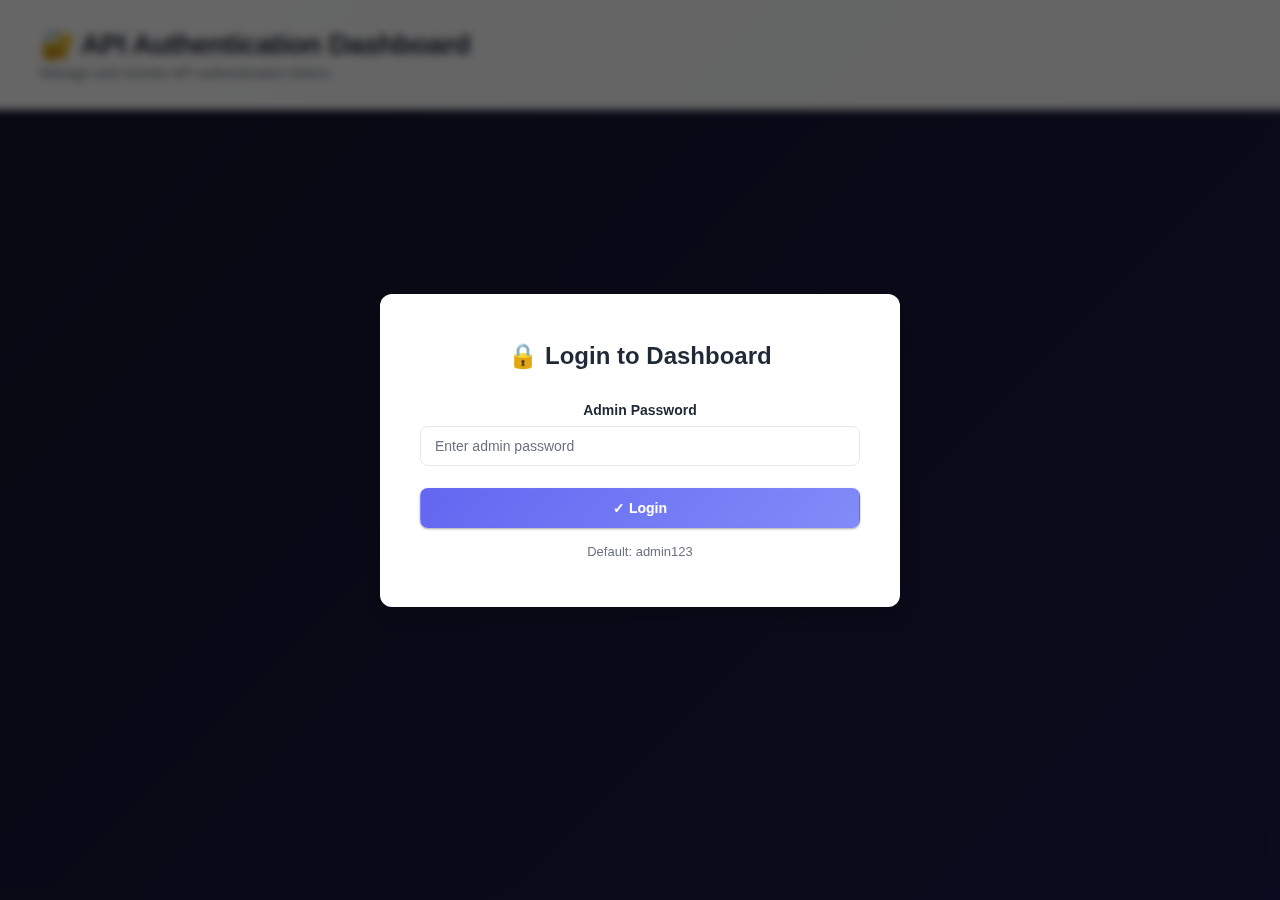
<file: cache-api/dashboard/index.html>
<!DOCTYPE html>
<html lang="en">
<head>
    <meta charset="UTF-8">
    <meta name="viewport" content="width=device-width, initial-scale=1.0">
    <title>Cache API - Auth Dashboard</title>
    <link rel="stylesheet" href="css/style.css">
</head>
<body>
    <div class="container">
        <!-- Header -->
        <header class="header">
            <div class="header-content">
                <h1>🔐 API Authentication Dashboard</h1>
                <p>Manage and monitor API authentication tokens</p>
            </div>
            <button type="button" id="logoutBtn" class="btn-logout" style="display: none;">🚪 Logout</button>
        </header>

        <!-- Login Modal -->
        <div id="loginModal" class="modal active">
            <div class="modal-content">
                <div class="login-form">
                    <h2>🔒 Login to Dashboard</h2>
                    <div id="loginError" class="alert alert-error" style="display: none;"></div>
                    
                    <div class="form-group">
                        <label for="adminPassword">Admin Password</label>
                        <input 
                            type="password" 
                            id="adminPassword" 
                            placeholder="Enter admin password"
                            autocomplete="off"
                        />
                    </div>
                    
                    <button type="button" class="btn btn-primary" onclick="handleLogin()" style="width: 100%; justify-content: center;">
                        ✓ Login
                    </button>
                    <p class="hint">Default: admin123</p>
                </div>
            </div>
        </div>

        <!-- Main Dashboard -->
        <main id="mainDashboard" class="main-dashboard" style="display: none;">
            
            <!-- Statistics Cards -->
            <section class="stats-grid">
                <div class="stat-card">
                    <div class="stat-icon">🔑</div>
                    <div class="stat-content">
                        <div class="stat-label">Active Tokens</div>
                        <div class="stat-value" id="activeTokensCount">0</div>
                    </div>
                </div>
                
                <div class="stat-card">
                    <div class="stat-icon">📡</div>
                    <div class="stat-content">
                        <div class="stat-label">Connected APIs</div>
                        <div class="stat-value" id="connectedApisCount">0</div>
                    </div>
                </div>
                
                <div class="stat-card">
                    <div class="stat-icon">✅</div>
                    <div class="stat-content">
                        <div class="stat-label">Health Status</div>
                        <div class="stat-value" id="healthStatus">--</div>
                    </div>
                </div>
                
                <div class="stat-card">
                    <div class="stat-icon">⏱️</div>
                    <div class="stat-content">
                        <div class="stat-label">Last Updated</div>
                        <div class="stat-value" id="lastUpdated">--:--</div>
                    </div>
                </div>
            </section>

            <!-- Navigation Tabs -->
            <section class="tabs">
                <button type="button" class="tab-button active" data-tab="tokens">
                    <span class="tab-icon">🔑</span>
                    Tokens
                </button>
                <button type="button" class="tab-button" data-tab="apis">
                    <span class="tab-icon">📡</span>
                    APIs
                </button>
                <button type="button" class="tab-button" data-tab="tester">
                    <span class="tab-icon">🧪</span>
                    API Tester
                </button>
                <button type="button" class="tab-button" data-tab="settings">
                    <span class="tab-icon">⚙️</span>
                    Settings
                </button>
            </section>

            <!-- Tab: Tokens Management -->
            <div id="tokensTab" class="tab-content active">
                <div class="section-header">
                    <h2>🔐 Token Management</h2>
                    <button type="button" class="btn btn-success" onclick="showTokenForm()">
                        <span>+</span> New Token
                    </button>
                </div>

                <div id="tokensList" class="tokens-list">
                    <div class="empty-state">
                        <p>No tokens configured yet</p>
                        <button type="button" class="btn btn-primary" onclick="showTokenForm()">Create First Token</button>
                    </div>
                </div>

                <!-- Token Form Modal -->
                <div id="tokenFormModal" class="modal">
                    <div class="modal-content">
                        <div class="modal-header">
                            <h3>Create New Token</h3>
                            <button type="button" class="modal-close" onclick="closeTokenForm()">&times;</button>
                        </div>
                        
                        <div id="tokenFormError" class="alert alert-error" style="display: none;"></div>
                        <div id="tokenFormSuccess" class="alert alert-success" style="display: none;"></div>
                        
                        <form class="form-grid" onsubmit="handleCreateToken(event)">
                            <div class="form-group">
                                <label for="tokenName">Token Name</label>
                                <input 
                                    type="text" 
                                    id="tokenName" 
                                    placeholder="e.g., Production API Client"
                                    required
                                />
                            </div>
                            
                            <div class="form-group">
                                <label for="tokenDescription">Description</label>
                                <textarea 
                                    id="tokenDescription" 
                                    placeholder="Optional description"
                                    rows="3"
                                ></textarea>
                            </div>
                            
                            <div class="form-group">
                                <label for="tokenExpiry">Expiry (days)</label>
                                <input 
                                    type="number" 
                                    id="tokenExpiry" 
                                    placeholder="Leave empty for no expiry"
                                    min="1"
                                />
                            </div>
                            
                            <div class="form-group">
                                <label for="tokenScope">Scope/APIs</label>
                                <select id="tokenScope" multiple>
                                    <option value="cache">Cache API</option>
                                    <option value="health">Health Check</option>
                                    <option value="batch">Batch Operations</option>
                                </select>
                            </div>
                            
                            <div class="form-actions">
                                <button type="button" class="btn btn-secondary" onclick="closeTokenForm()">Cancel</button>
                                <button type="submit" class="btn btn-primary">Create Token</button>
                            </div>
                        </form>
                    </div>
                </div>

                <!-- Token Display Modal -->
                <div id="tokenDisplayModal" class="modal">
                    <div class="modal-content">
                        <div class="modal-header">
                            <h3>Token Created Successfully</h3>
                            <button type="button" class="modal-close" onclick="closeTokenDisplay()">&times;</button>
                        </div>
                        
                        <div class="token-display">
                            <div class="alert alert-success">
                                ✓ Your token has been created and saved
                            </div>
                            
                            <div class="form-group">
                                <label>Your Token</label>
                                <div class="token-value-container">
                                    <input 
                                        type="text" 
                                        id="generatedToken" 
                                        readonly
                                        class="token-input"
                                    />
                                    <button 
                                        type="button"
                                        class="btn btn-small" 
                                        onclick="copyToClipboard('generatedToken')"
                                    >
                                        📋 Copy
                                    </button>
                                </div>
                            </div>
                            
                            <p class="warning">
                                ⚠️ Save this token somewhere safe. You won't be able to see it again!
                            </p>
                            
                            <div class="form-actions">
                                <button type="button" class="btn btn-primary" onclick="closeTokenDisplay()">Done</button>
                            </div>
                        </div>
                    </div>
                </div>
            </div>

            <!-- Tab: API Endpoints -->
            <div id="apisTab" class="tab-content">
                <div class="section-header">
                    <h2>📡 Connected APIs</h2>
                    <button type="button" class="btn btn-primary" onclick="refreshApiStatus()">
                        🔄 Refresh Status
                    </button>
                </div>

                <div id="apisList" class="apis-list">
                    <!-- Will be populated by JavaScript -->
                </div>
            </div>

            <!-- Tab: API Tester -->
            <div id="testerTab" class="tab-content">
                <div class="section-header">
                    <h2>🧪 Postman-like API Tester</h2>
                </div>

                <div class="api-tester-container">
                    <div class="tester-form">
                        <!-- URL Bar (Postman Style) -->
                        <div class="form-group url-bar">
                            <label for="testerMethod">Method</label>
                            <select id="testerMethod" style="width: 100px;">
                                <option value="GET">GET</option>
                                <option value="POST">POST</option>
                                <option value="PUT">PUT</option>
                                <option value="DELETE">DELETE</option>
                                <option value="PATCH">PATCH</option>
                                <option value="HEAD">HEAD</option>
                            </select>
                            
                            <input 
                                type="text" 
                                id="testerUrl" 
                                placeholder="https://cache-api.eternitylabs.co/cache/batch or /cache/batch"
                                style="flex: 1; margin: 0 10px;"
                            />
                            
                            <button type="button" class="btn btn-primary" onclick="sendApiRequest(event)" style="width: auto;">
                                ► Send
                            </button>
                        </div>

                        <!-- Preset Endpoints -->
                        <div class="form-group">
                            <label>Quick Endpoints:</label>
                            <div class="button-group">
                                <button type="button" class="btn-small" onclick="setEndpoint('GET', '/health', event)">🏥 Health</button>
                                <button type="button" class="btn-small" onclick="setEndpoint('POST', '/cache/batch', event)">📦 Batch</button>
                                <button type="button" class="btn-small" onclick="setEndpoint('GET', '/cache/stats', event)">📊 Stats</button>
                                <button type="button" class="btn-small" onclick="setEndpoint('GET', '/cache', event)">📖 Cache</button>
                                <button type="button" class="btn-small" onclick="setEndpoint('DELETE', '/cache/clear', event)">🗑️ Clear</button>
                                <button type="button" class="btn-small" onclick="setEndpoint('DELETE', '/cache/invalidate', event)">❌ Invalidate</button>
                            </div>
                        </div>

                        <!-- Authorization -->
                        <div style="display: grid; grid-template-columns: 1fr 1fr; gap: 10px;">
                            <div class="form-group">
                                <label for="testerToken">Authorization Token</label>
                                <input 
                                    type="text" 
                                    id="testerToken"
                                    placeholder="eternitylabs123"
                                />
                            </div>
                            <div class="form-group">
                                <label for="testerAuthType">Auth Type</label>
                                <select id="testerAuthType">
                                    <option value="none">-- None --</option>
                                    <option value="bearer" selected>Bearer Token</option>
                                    <option value="basic">Basic Auth</option>
                                    <option value="custom">Custom Header</option>
                                </select>
                            </div>
                        </div>

                        <!-- Tabs for Request -->
                        <div class="request-tabs">
                            <button type="button" class="req-tab-btn active" onclick="switchReqTab('body', event)">📝 Body</button>
                            <button type="button" class="req-tab-btn" onclick="switchReqTab('headers', event)">🏷️ Headers</button>
                            <button type="button" class="req-tab-btn" onclick="switchReqTab('params', event)">⚙️ Params</button>
                        </div>

                        <!-- Request Body -->
                        <div id="bodyTab" class="req-tab-content">
                            <label for="testerBody">Request Body (JSON)</label>
                            <textarea 
                                id="testerBody" 
                                placeholder='{"team": ["Lakers"], "sport": "Basketball"}'
                                rows="6"
                            ></textarea>
                        </div>

                        <!-- Headers Tab -->
                        <div id="headersTab" class="req-tab-content" style="display: none;">
                            <label for="testerHeaders">Additional Headers (JSON)</label>
                            <textarea 
                                id="testerHeaders" 
                                placeholder='{"Content-Type": "application/json", "X-Custom": "value"}'
                                rows="6"
                            ></textarea>
                        </div>

                        <!-- Params Tab -->
                        <div id="paramsTab" class="req-tab-content" style="display: none;">
                            <label for="testerParams">Query Parameters (JSON)</label>
                            <textarea 
                                id="testerParams" 
                                placeholder='{"key": "value", "filter": "active"}'
                                rows="6"
                            ></textarea>
                        </div>

                        <!-- Send Button -->
                        <div class="form-actions">
                            <button type="button" class="btn btn-secondary" id="loadBatchExampleBtn" onclick="loadBatchExample()">📋 Load Batch Example</button>
                            <button type="button" class="btn btn-secondary" onclick="clearTesterForm()">🔄 Clear</button>
                            <button type="button" class="btn btn-primary" onclick="sendApiRequest(event)" style="flex: 1;">
                                ► Send Request
                            </button>
                        </div>
                    </div>

                    <!-- Response Display -->
                    <div class="tester-response">
                        <div class="response-header">
                            <h3>Response</h3>
                            <div id="responseStatus" class="response-status" style="display: none;">
                                <span id="statusCode">200</span>
                                <span id="statusText">OK</span>
                            </div>
                        </div>
                        <div id="responseBody" class="response-body">
                            <div style="text-align: center; color: #999; padding: 40px;">
                                Send a request to see the response here
                            </div>
                        </div>
                    </div>
                </div>
            </div>
            <div id="settingsTab" class="tab-content">
                <div class="section-header">
                    <h2>⚙️ Settings & Configuration</h2>
                </div>

                <div class="settings-form">
                    <div class="setting-group">
                        <h3>Security</h3>
                        <div class="form-group">
                            <label for="changePassword">Change Admin Password</label>
                            <div class="input-group">
                                <input 
                                    type="password" 
                                    id="changePassword" 
                                    placeholder="New password"
                                />
                                <button type="button" class="btn btn-small" onclick="changeAdminPassword()">Update</button>
                            </div>
                        </div>
                    </div>

                    <div class="setting-group">
                        <h3>API Configuration</h3>
                        <div class="form-group">
                            <label for="apiEndpoint">API Endpoint</label>
                            <input 
                                type="text" 
                                id="apiEndpoint" 
                                value="https://cache-api.eternitylabs.co"
                                placeholder="https://cache-api.eternitylabs.co"
                            />
                        </div>
                    </div>

                    <div class="setting-group">
                        <h3>Token Settings</h3>
                        <div class="form-group">
                            <label>
                                <input type="checkbox" id="autoRefresh" checked />
                                Auto-refresh status (every 30 seconds)
                            </label>
                        </div>
                        <div class="form-group">
                            <label>
                                <input type="checkbox" id="showMaskedTokens" checked />
                                Show masked tokens in list
                            </label>
                        </div>
                    </div>

                    <div class="form-actions">
                        <button type="button" class="btn btn-secondary" onclick="resetSettings()">Reset to Defaults</button>
                        <button type="button" class="btn btn-primary" onclick="saveSettings()">Save Settings</button>
                    </div>
                </div>
            </div>
        </main>
    </div>

    <!-- Notifications -->
    <div id="notifications" class="notifications"></div>

    <script src="js/app.js"></script>
</body>
</html>
</file>
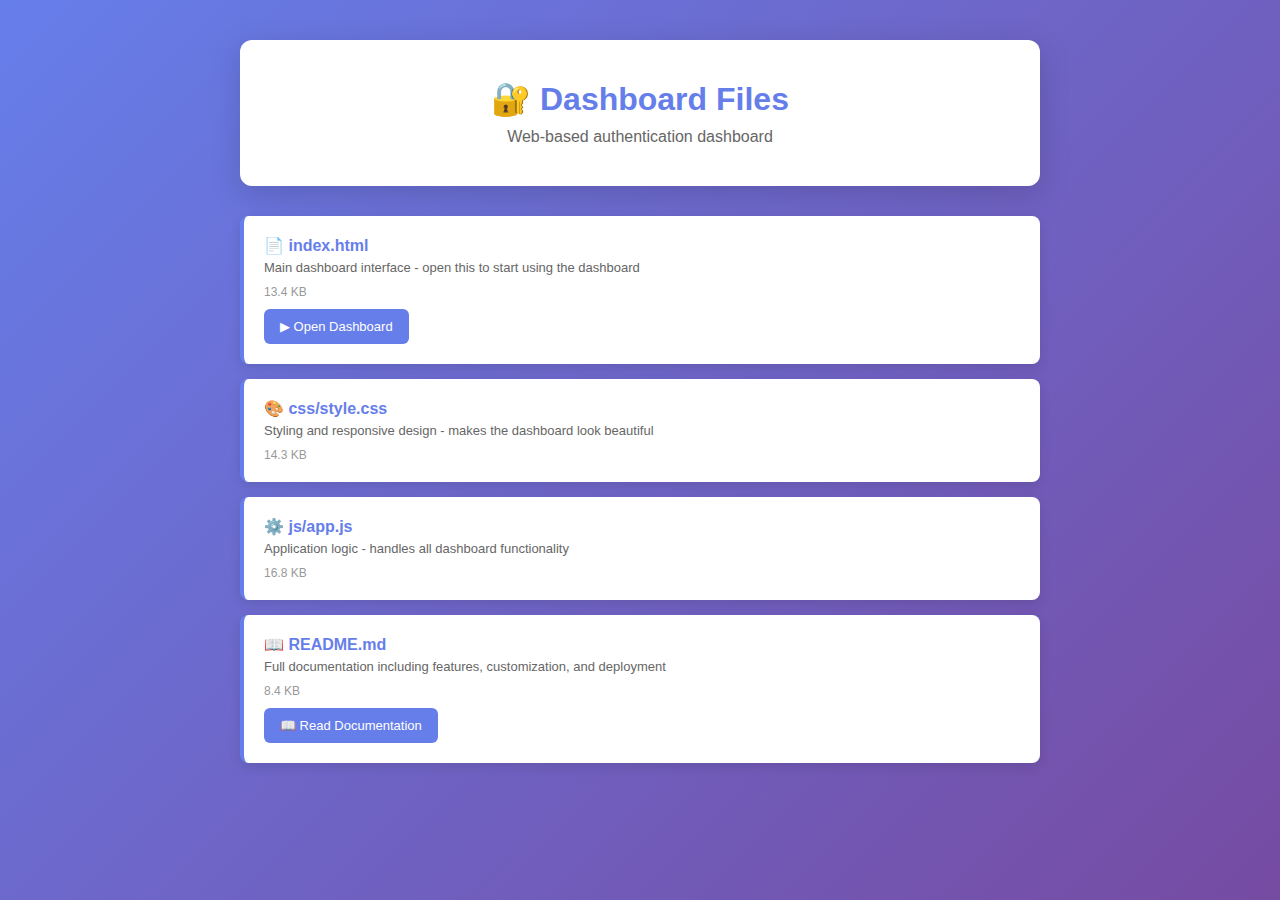
<file: cache-api/dashboard/index-files.html>
<!DOCTYPE html>
<html lang="en">
<head>
    <meta charset="UTF-8">
    <meta name="viewport" content="width=device-width, initial-scale=1.0">
    <title>Dashboard Files</title>
    <style>
        * { margin: 0; padding: 0; box-sizing: border-box; }
        body { 
            font-family: -apple-system, BlinkMacSystemFont, 'Segoe UI', Roboto, sans-serif;
            background: linear-gradient(135deg, #667eea 0%, #764ba2 100%);
            min-height: 100vh;
            padding: 40px 20px;
        }
        .container { max-width: 800px; margin: 0 auto; }
        .header {
            background: white;
            padding: 40px;
            border-radius: 12px;
            margin-bottom: 30px;
            text-align: center;
            box-shadow: 0 8px 32px rgba(0,0,0,0.15);
        }
        .header h1 {
            color: #667eea;
            font-size: 32px;
            margin-bottom: 10px;
        }
        .header p {
            color: #666;
            font-size: 16px;
        }
        .file-grid {
            display: grid;
            gap: 15px;
        }
        .file-card {
            background: white;
            padding: 20px;
            border-radius: 8px;
            box-shadow: 0 4px 12px rgba(0,0,0,0.1);
            border-left: 4px solid #667eea;
        }
        .file-card:hover {
            box-shadow: 0 8px 32px rgba(0,0,0,0.15);
            transform: translateY(-3px);
        }
        .file-name {
            font-weight: bold;
            color: #667eea;
            font-size: 16px;
            margin-bottom: 5px;
        }
        .file-desc {
            color: #666;
            font-size: 13px;
            margin-bottom: 10px;
        }
        .file-size {
            color: #999;
            font-size: 12px;
        }
        .btn {
            display: inline-block;
            padding: 10px 16px;
            background: #667eea;
            color: white;
            text-decoration: none;
            border-radius: 6px;
            font-size: 13px;
            margin-top: 10px;
            transition: all 0.3s;
        }
        .btn:hover {
            background: #5568d3;
            transform: scale(1.05);
        }
    </style>
</head>
<body>
    <div class="container">
        <div class="header">
            <h1>🔐 Dashboard Files</h1>
            <p>Web-based authentication dashboard</p>
        </div>
        
        <div class="file-grid">
            <div class="file-card">
                <div class="file-name">📄 index.html</div>
                <div class="file-desc">Main dashboard interface - open this to start using the dashboard</div>
                <div class="file-size">13.4 KB</div>
                <a href="index.html" class="btn">▶ Open Dashboard</a>
            </div>
            
            <div class="file-card">
                <div class="file-name">🎨 css/style.css</div>
                <div class="file-desc">Styling and responsive design - makes the dashboard look beautiful</div>
                <div class="file-size">14.3 KB</div>
            </div>
            
            <div class="file-card">
                <div class="file-name">⚙️ js/app.js</div>
                <div class="file-desc">Application logic - handles all dashboard functionality</div>
                <div class="file-size">16.8 KB</div>
            </div>
            
            <div class="file-card">
                <div class="file-name">📖 README.md</div>
                <div class="file-desc">Full documentation including features, customization, and deployment</div>
                <div class="file-size">8.4 KB</div>
                <a href="README.md" class="btn">📖 Read Documentation</a>
            </div>
        </div>
    </div>
</body>
</html>
</file>
<file: cache-api/dashboard/css/style.css>
/* ==================== ROOT & VARIABLES ==================== */

:root {
    --primary: #6366f1;
    --primary-light: #818cf8;
    --primary-dark: #4f46e5;
    --secondary: #8b5cf6;
    --success: #10b981;
    --success-light: #a7f3d0;
    --error: #ef4444;
    --error-light: #fecaca;
    --warning: #f59e0b;
    --info: #3b82f6;
    --light: #f3f4f6;
    --light-2: #e5e7eb;
    --dark: #1f2937;
    --text: #374151;
    --text-light: #6b7280;
    --border: #e5e7eb;
    --shadow: 0 1px 3px rgba(0, 0, 0, 0.12), 0 1px 2px rgba(0, 0, 0, 0.24);
    --shadow-md: 0 3px 6px rgba(0, 0, 0, 0.15), 0 2px 4px rgba(0, 0, 0, 0.12);
    --shadow-lg: 0 10px 25px rgba(0, 0, 0, 0.15), 0 10px 15px rgba(0, 0, 0, 0.1);
    --transition: all 0.2s ease;
}

/* ==================== GLOBAL ==================== */

* {
    margin: 0;
    padding: 0;
    box-sizing: border-box;
}

html, body {
    width: 100%;
    height: 100%;
}

body {
    font-family: -apple-system, BlinkMacSystemFont, 'Segoe UI', Roboto, 'Helvetica Neue', Arial, sans-serif;
    background: linear-gradient(135deg, #0f172a 0%, #1e1b4b 100%);
    color: var(--text);
    min-height: 100vh;
    padding: 0;
    margin: 0;
}

/* ==================== CONTAINER & LAYOUT ==================== */

.container {
    max-width: 1600px;
    margin: 0 auto;
    display: flex;
    flex-direction: column;
    min-height: 100vh;
}

.header {
    background: linear-gradient(135deg, #ffffff 0%, #f9fafb 100%);
    padding: 28px 40px;
    border-radius: 0;
    margin-bottom: 0;
    display: flex;
    justify-content: space-between;
    align-items: center;
    box-shadow: var(--shadow-md);
    border-bottom: 1px solid var(--border);
}

.header-content h1 {
    font-size: 28px;
    color: var(--dark);
    margin-bottom: 4px;
    font-weight: 700;
    letter-spacing: -0.5px;
}

.header-content p {
    color: var(--text-light);
    font-size: 14px;
    margin: 0;
}

.btn-logout {
    padding: 10px 20px;
    background: var(--error);
    color: white;
    border: none;
    border-radius: 6px;
    cursor: pointer;
    font-weight: 600;
    font-size: 14px;
    transition: var(--transition);
    box-shadow: var(--shadow);
}

.btn-logout:hover {
    background: #dc2626;
    transform: translateY(-1px);
    box-shadow: var(--shadow-md);
}

/* ==================== MAIN DASHBOARD ==================== */

.main-dashboard {
    animation: fadeIn 0.3s ease;
    flex: 1;
    padding: 40px;
}

@keyframes fadeIn {
    from {
        opacity: 0;
        transform: translateY(10px);
    }
    to {
        opacity: 1;
        transform: translateY(0);
    }
}

/* ==================== STATISTICS GRID ==================== */

.stats-grid {
    display: grid;
    grid-template-columns: repeat(auto-fit, minmax(280px, 1fr));
    gap: 24px;
    margin-bottom: 40px;
}

.stat-card {
    background: white;
    padding: 28px;
    border-radius: 12px;
    display: flex;
    align-items: flex-start;
    gap: 20px;
    box-shadow: var(--shadow);
    transition: var(--transition);
    border: 1px solid var(--border);
    position: relative;
    overflow: hidden;
}

.stat-card::before {
    content: '';
    position: absolute;
    top: 0;
    left: 0;
    right: 0;
    height: 4px;
    background: linear-gradient(90deg, var(--primary), var(--primary-light));
}

.stat-card:hover {
    transform: translateY(-4px);
    box-shadow: var(--shadow-lg);
    border-color: var(--primary);
}

.stat-icon {
    font-size: 36px;
    min-width: 60px;
    height: 60px;
    display: flex;
    align-items: center;
    justify-content: center;
    background: linear-gradient(135deg, rgba(99, 102, 241, 0.1), rgba(139, 92, 246, 0.1));
    border-radius: 10px;
    flex-shrink: 0;
}

.stat-content {
    flex: 1;
}

.stat-label {
    color: var(--text-light);
    font-size: 12px;
    text-transform: uppercase;
    letter-spacing: 0.5px;
    margin-bottom: 6px;
    font-weight: 600;
}

.stat-value {
    font-size: 32px;
    font-weight: 700;
    color: var(--dark);
    line-height: 1;
}

/* ==================== TABS ==================== */

.tabs {
    display: flex;
    gap: 8px;
    margin-bottom: 30px;
    background: transparent;
    padding: 0;
    border-radius: 0;
    box-shadow: none;
    border-bottom: 2px solid rgba(255, 255, 255, 0.1);
}

.tab-button {
    padding: 14px 20px;
    background: none;
    border: none;
    cursor: pointer;
    font-weight: 600;
    color: rgba(255, 255, 255, 0.6);
    border-bottom: 3px solid transparent;
    transition: var(--transition);
    display: flex;
    align-items: center;
    gap: 8px;
    font-size: 15px;
    text-transform: capitalize;
}

.tab-button:hover {
    color: rgba(255, 255, 255, 0.8);
}

.tab-button.active {
    color: white;
    border-bottom-color: var(--primary-light);
}

.tab-icon {
    font-size: 18px;
}

/* ==================== TAB CONTENT ==================== */

.tab-content {
    display: none;
    animation: fadeIn 0.3s ease;
}

.tab-content.active {
    display: block;
}

.section-header {
    display: flex;
    justify-content: space-between;
    align-items: center;
    margin-bottom: 28px;
    background: white;
    padding: 24px;
    border-radius: 12px;
    box-shadow: var(--shadow);
    border: 1px solid var(--border);
}

.section-header h2 {
    color: var(--dark);
    font-size: 22px;
    font-weight: 700;
    margin: 0;
}

/* ==================== TOKENS LIST ==================== */

.tokens-list {
    display: grid;
    gap: 16px;
}

.token-card {
    background: white;
    border-left: 4px solid var(--primary);
    padding: 24px;
    border-radius: 10px;
    display: flex;
    justify-content: space-between;
    align-items: center;
    box-shadow: var(--shadow);
    transition: var(--transition);
    border: 1px solid var(--border);
}

.token-card:hover {
    box-shadow: var(--shadow-lg);
    transform: translateY(-2px);
    border-color: var(--primary);
}

.token-info {
    flex: 1;
    min-width: 0;
}

.token-name {
    font-weight: 700;
    color: var(--dark);
    font-size: 16px;
    margin-bottom: 8px;
}

.token-value {
    font-family: 'Monaco', 'Courier New', monospace;
    color: var(--text-light);
    font-size: 13px;
    margin-bottom: 8px;
    word-break: break-all;
    background: var(--light);
    padding: 8px 12px;
    border-radius: 6px;
    line-height: 1.4;
}

.token-meta {
    font-size: 12px;
    color: var(--text-light);
}

.token-actions {
    display: flex;
    gap: 8px;
    margin-left: 16px;
    flex-shrink: 0;
}

.empty-state {
    text-align: center;
    padding: 80px 40px;
    color: var(--text-light);
    background: white;
    border-radius: 12px;
    border: 1px solid var(--border);
}

.empty-state p {
    font-size: 16px;
    margin-bottom: 24px;
    color: var(--text-light);
}

/* ==================== APIS LIST ==================== */

.apis-list {
    display: grid;
    gap: 16px;
}

.api-card {
    background: white;
    padding: 24px;
    border-radius: 10px;
    box-shadow: var(--shadow);
    transition: var(--transition);
    border: 1px solid var(--border);
    border-left: 4px solid var(--info);
}

.api-card:hover {
    box-shadow: var(--shadow-lg);
    transform: translateY(-2px);
    border-left-color: var(--primary);
}

.api-header {
    display: flex;
    justify-content: space-between;
    align-items: center;
    margin-bottom: 16px;
}

.api-name {
    font-weight: 700;
    font-size: 18px;
    color: var(--dark);
}

.api-status {
    padding: 6px 14px;
    border-radius: 20px;
    font-size: 12px;
    font-weight: 700;
    text-transform: uppercase;
    letter-spacing: 0.5px;
}

.api-status.online {
    background: var(--success-light);
    color: #065f46;
}

.api-status.offline {
    background: var(--error-light);
    color: #7f1d1d;
}

.api-info {
    display: grid;
    grid-template-columns: repeat(auto-fit, minmax(140px, 1fr));
    gap: 16px;
    margin-bottom: 16px;
}

.api-info-item {
    font-size: 13px;
}

.api-info-label {
    color: var(--text-light);
    text-transform: uppercase;
    letter-spacing: 0.5px;
    margin-bottom: 4px;
    font-weight: 600;
    font-size: 11px;
}

.api-info-value {
    color: var(--dark);
    font-weight: 700;
    font-size: 14px;
}

/* ==================== FORMS ==================== */

.form-group {
    margin-bottom: 22px;
}

.form-grid {
    display: grid;
    grid-template-columns: repeat(auto-fit, minmax(260px, 1fr));
    gap: 22px;
}

label {
    display: block;
    margin-bottom: 8px;
    font-weight: 600;
    color: var(--dark);
    font-size: 14px;
}

input[type="text"],
input[type="password"],
input[type="number"],
textarea,
select {
    width: 100%;
    padding: 11px 14px;
    border: 1px solid var(--border);
    border-radius: 8px;
    font-size: 14px;
    font-family: inherit;
    transition: var(--transition);
    background: white;
}

input[type="text"]:focus,
input[type="password"]:focus,
input[type="number"]:focus,
textarea:focus,
select:focus {
    outline: none;
    border-color: var(--primary);
    box-shadow: 0 0 0 3px rgba(99, 102, 241, 0.1);
}

input[type="text"]::placeholder,
input[type="password"]::placeholder,
input[type="number"]::placeholder,
textarea::placeholder {
    color: var(--text-light);
}

textarea {
    resize: vertical;
    line-height: 1.5;
}

select[multiple] {
    min-height: 120px;
    padding: 8px;
}

.input-group {
    display: flex;
    gap: 10px;
}

.input-group input {
    flex: 1;
}

/* ==================== SETTINGS ==================== */

.settings-form {
    background: white;
    padding: 32px;
    border-radius: 12px;
    box-shadow: var(--shadow);
    border: 1px solid var(--border);
}

.setting-group {
    margin-bottom: 32px;
    padding-bottom: 32px;
    border-bottom: 1px solid var(--light-2);
}

.setting-group:last-child {
    border-bottom: none;
    margin-bottom: 0;
    padding-bottom: 0;
}

.setting-group h3 {
    color: var(--dark);
    margin-bottom: 20px;
    font-size: 15px;
    text-transform: uppercase;
    letter-spacing: 0.5px;
    font-weight: 700;
}

.form-group label input[type="checkbox"] {
    margin-right: 10px;
    cursor: pointer;
    width: 18px;
    height: 18px;
    accent-color: var(--primary);
}

.form-actions {
    display: flex;
    gap: 12px;
    margin-top: 32px;
}

/* ==================== BUTTONS ==================== */

.btn {
    padding: 11px 22px;
    border: none;
    border-radius: 8px;
    cursor: pointer;
    font-weight: 600;
    font-size: 14px;
    transition: var(--transition);
    display: inline-flex;
    align-items: center;
    gap: 8px;
    box-shadow: var(--shadow);
}

.btn-primary {
    background: linear-gradient(135deg, var(--primary), var(--primary-light));
    color: white;
    border: 1px solid transparent;
}

.btn-primary:hover {
    background: linear-gradient(135deg, var(--primary-dark), var(--primary));
    transform: translateY(-2px);
    box-shadow: var(--shadow-md);
}

.btn-primary:active {
    transform: translateY(0);
}

.btn-secondary {
    background: var(--light);
    color: var(--dark);
    border: 1px solid var(--border);
}

.btn-secondary:hover {
    background: var(--light-2);
    border-color: var(--text-light);
}

.btn-success {
    background: var(--success);
    color: white;
    border: 1px solid transparent;
}

.btn-success:hover {
    background: #059669;
    transform: translateY(-2px);
    box-shadow: var(--shadow-md);
}

.btn-error {
    background: var(--error);
    color: white;
    border: 1px solid transparent;
}

.btn-error:hover {
    background: #dc2626;
    transform: translateY(-2px);
    box-shadow: var(--shadow-md);
}

.btn-small {
    padding: 8px 12px;
    font-size: 13px;
}

/* ==================== MODAL ==================== */

.modal {
    display: none;
    position: fixed;
    top: 0;
    left: 0;
    width: 100%;
    height: 100%;
    background: rgba(0, 0, 0, 0.6);
    z-index: 1000;
    justify-content: center;
    align-items: center;
    backdrop-filter: blur(4px);
}

.modal.active {
    display: flex;
}

.modal-content {
    background: white;
    border-radius: 12px;
    box-shadow: var(--shadow-lg);
    max-width: 520px;
    width: 90%;
    max-height: 90vh;
    overflow-y: auto;
    animation: slideUp 0.25s ease;
}

@keyframes slideUp {
    from {
        opacity: 0;
        transform: translateY(20px);
    }
    to {
        opacity: 1;
        transform: translateY(0);
    }
}

.modal-header {
    padding: 28px;
    border-bottom: 1px solid var(--border);
    display: flex;
    justify-content: space-between;
    align-items: center;
}

.modal-header h3 {
    color: var(--dark);
    font-size: 20px;
    font-weight: 700;
    margin: 0;
}

.modal-close {
    background: none;
    border: none;
    font-size: 28px;
    color: var(--text-light);
    cursor: pointer;
    padding: 0;
    width: 32px;
    height: 32px;
    display: flex;
    align-items: center;
    justify-content: center;
    transition: var(--transition);
    border-radius: 6px;
}

.modal-close:hover {
    color: var(--error);
    background: var(--light);
}

.login-form {
    padding: 48px 40px;
    text-align: center;
}

.login-form h2 {
    text-align: center;
    margin-bottom: 32px;
    color: var(--dark);
    font-size: 24px;
    font-weight: 700;
}

.hint {
    text-align: center;
    color: var(--text-light);
    font-size: 13px;
    margin-top: 16px;
}

.token-display {
    padding: 28px;
}

.token-value-container {
    display: flex;
    gap: 12px;
    margin-bottom: 22px;
}

.token-input {
    flex: 1;
    font-family: 'Monaco', 'Courier New', monospace;
    font-size: 13px;
}

.warning {
    background: #fef3c7;
    padding: 16px;
    border-radius: 8px;
    color: #92400e;
    font-size: 13px;
    margin-top: 22px;
    border-left: 4px solid var(--warning);
}

/* ==================== ALERTS ==================== */

.alert {
    padding: 16px;
    border-radius: 8px;
    margin-bottom: 16px;
    display: none;
    border-left: 4px solid;
    font-size: 14px;
}

.alert.show {
    display: block;
}

.alert-success {
    background: #d1fae5;
    color: #065f46;
    border-left-color: var(--success);
}

.alert-error {
    background: #fee2e2;
    color: #7f1d1d;
    border-left-color: var(--error);
}

.alert-warning {
    background: #fef3c7;
    color: #92400e;
    border-left-color: var(--warning);
}

.alert-info {
    background: #dbeafe;
    color: #0c2d6b;
    border-left-color: var(--info);
}

/* ==================== NOTIFICATIONS ==================== */

.notifications {
    position: fixed;
    top: 24px;
    right: 24px;
    z-index: 2000;
    max-width: 420px;
}

.notification {
    background: white;
    padding: 16px 20px;
    border-radius: 8px;
    box-shadow: var(--shadow-lg);
    margin-bottom: 12px;
    animation: slideIn 0.25s ease;
    border-left: 4px solid var(--info);
    font-size: 14px;
}

@keyframes slideIn {
    from {
        opacity: 0;
        transform: translateX(100px);
    }
    to {
        opacity: 1;
        transform: translateX(0);
    }
}

.notification.success {
    border-left-color: var(--success);
    color: #065f46;
}

.notification.error {
    border-left-color: var(--error);
    color: #7f1d1d;
}

.notification.warning {
    border-left-color: var(--warning);
    color: #92400e;
}

/* ==================== RESPONSIVE ==================== */

@media (max-width: 768px) {
    .container {
        padding: 0;
    }

    body {
        padding: 0;
    }

    .header {
        flex-direction: column;
        text-align: center;
        gap: 20px;
        padding: 20px;
    }

    .header-content h1 {
        font-size: 22px;
    }

    .main-dashboard {
        padding: 20px;
    }

    .stats-grid {
        grid-template-columns: repeat(auto-fit, minmax(200px, 1fr));
        gap: 16px;
        margin-bottom: 28px;
    }

    .stat-card {
        padding: 20px;
    }

    .stat-icon {
        font-size: 30px;
        min-width: 50px;
        height: 50px;
    }

    .stat-value {
        font-size: 24px;
    }

    .tabs {
        gap: 4px;
        padding: 0;
    }

    .tab-button {
        padding: 12px 16px;
        font-size: 13px;
    }

    .section-header {
        flex-direction: column;
        align-items: flex-start;
        padding: 16px;
    }

    .section-header h2 {
        margin-bottom: 16px;
        font-size: 18px;
    }

    .token-card {
        flex-direction: column;
        align-items: flex-start;
    }

    .token-actions {
        width: 100%;
        margin-top: 16px;
        margin-left: 0;
    }

    .token-actions .btn {
        flex: 1;
    }

    .api-header {
        flex-direction: column;
        align-items: flex-start;
    }

    .form-grid {
        grid-template-columns: 1fr;
    }

    .form-actions {
        flex-direction: column;
    }

    .form-actions .btn {
        width: 100%;
    }

    .modal-content {
        width: 95%;
        margin: 20px;
    }

    .modal-header {
        padding: 20px;
    }

    .login-form {
        padding: 32px 20px;
    }

    .notifications {
        right: 12px;
        left: 12px;
        top: 12px;
        max-width: none;
    }

    .settings-form {
        padding: 20px;
    }

    .setting-group {
        margin-bottom: 20px;
        padding-bottom: 20px;
    }
}

/* ==================== UTILITIES ==================== */

.text-center {
    text-align: center;
}

.mt {
    margin-top: 20px;
}

.mb {
    margin-bottom: 20px;
}

.p {
    padding: 20px;
}

.hidden {
    display: none !important;
}

/* ==================== CUSTOM SCROLLBAR ==================== */

::-webkit-scrollbar {
    width: 8px;
    height: 8px;
}

::-webkit-scrollbar-track {
    background: transparent;
}

::-webkit-scrollbar-thumb {
    background: var(--border);
    border-radius: 4px;
}

::-webkit-scrollbar-thumb:hover {
    background: var(--text-light);
}

/* ==================== API TESTER ==================== */

.api-tester-container {
    display: grid;
    grid-template-columns: 1fr 1fr;
    gap: 24px;
    margin-top: 20px;
}

.tester-form {
    background: white;
    padding: 24px;
    border-radius: 12px;
    box-shadow: var(--shadow);
    border: 1px solid var(--border);
    height: fit-content;
}

.tester-response {
    background: white;
    padding: 24px;
    border-radius: 12px;
    box-shadow: var(--shadow);
    border: 1px solid var(--border);
    display: flex;
    flex-direction: column;
    max-height: 600px;
}

.response-header {
    display: flex;
    justify-content: space-between;
    align-items: center;
    margin-bottom: 16px;
    padding-bottom: 12px;
    border-bottom: 1px solid var(--border);
}

.response-header h3 {
    margin: 0;
    font-size: 16px;
    color: var(--dark);
}

.response-status {
    display: flex;
    gap: 8px;
    align-items: center;
    font-size: 14px;
    font-weight: 600;
}

.response-status span:first-child {
    padding: 4px 8px;
    background: var(--success-light);
    color: #065f46;
    border-radius: 4px;
}

.response-body {
    flex: 1;
    overflow-y: auto;
    background: #f9fafb;
    border-radius: 8px;
    padding: 16px;
    font-family: 'Monaco', 'Courier New', monospace;
    font-size: 13px;
    line-height: 1.5;
    color: var(--text);
    white-space: pre-wrap;
    word-break: break-word;
}

.response-body.error {
    background: #fef2f2;
    color: #7f1d1d;
}

.response-body.success {
    background: #f0fdf4;
    color: #065f46;
}

/* ==================== POSTMAN STYLE TESTER ==================== */

.url-bar {
    display: flex;
    align-items: flex-end;
    gap: 10px !important;
    background: #fff;
    padding: 12px;
    border-radius: 8px;
    border: 2px solid var(--border);
}

.url-bar select,
.url-bar input {
    border: 1px solid var(--border);
    padding: 8px 12px;
    border-radius: 6px;
    font-size: 14px;
}

.url-bar input {
    flex: 1;
}

.url-bar button {
    padding: 8px 16px;
    background: var(--success);
    color: white;
    border: none;
    border-radius: 6px;
    cursor: pointer;
    font-weight: 500;
}

.url-bar button:hover {
    background: #059669;
}

.button-group {
    display: flex;
    gap: 8px;
    flex-wrap: wrap;
}

.btn-small {
    padding: 6px 12px;
    background: #e5e7eb;
    color: var(--text);
    border: 1px solid var(--border);
    border-radius: 6px;
    cursor: pointer;
    font-size: 12px;
    font-weight: 500;
    transition: all 0.2s;
}

.btn-small:hover {
    background: var(--primary);
    color: white;
    border-color: var(--primary);
}

.request-tabs {
    display: flex;
    gap: 8px;
    margin: 15px 0;
    border-bottom: 2px solid var(--border);
}

.req-tab-btn {
    padding: 10px 16px;
    background: none;
    border: none;
    border-bottom: 3px solid transparent;
    cursor: pointer;
    font-size: 14px;
    color: var(--text-light);
    font-weight: 500;
    transition: all 0.2s;
}

.req-tab-btn.active {
    color: var(--primary);
    border-bottom-color: var(--primary);
}

.req-tab-btn:hover {
    color: var(--text);
}

.req-tab-content {
    animation: fadeIn 0.2s ease;
}

@keyframes fadeIn {
    from { opacity: 0; }
    to { opacity: 1; }
}

@media (max-width: 1024px) {
    .api-tester-container {
        grid-template-columns: 1fr;
    }

    .tester-response {
        max-height: none;
    }

    .url-bar {
        flex-direction: column;
    }

    .url-bar select,
    .url-bar input {
        width: 100%;
    }
}
</file>
